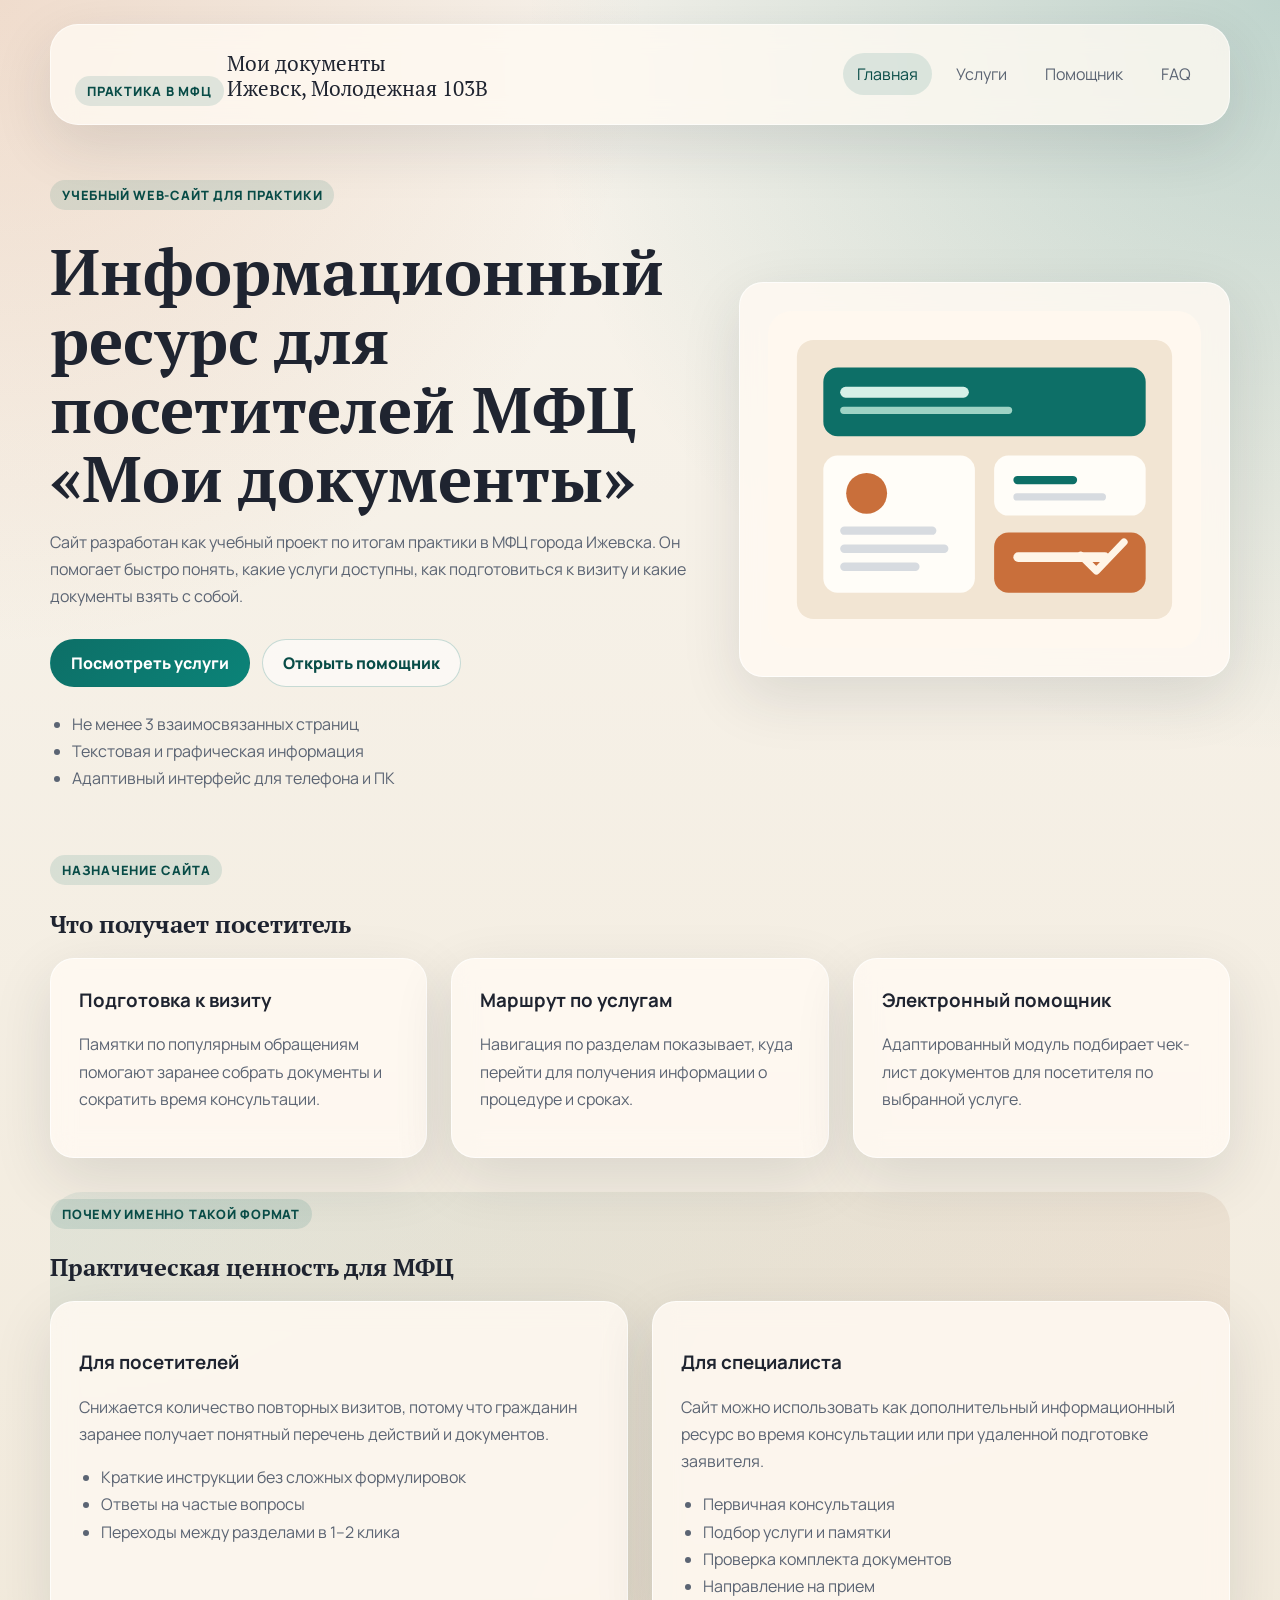
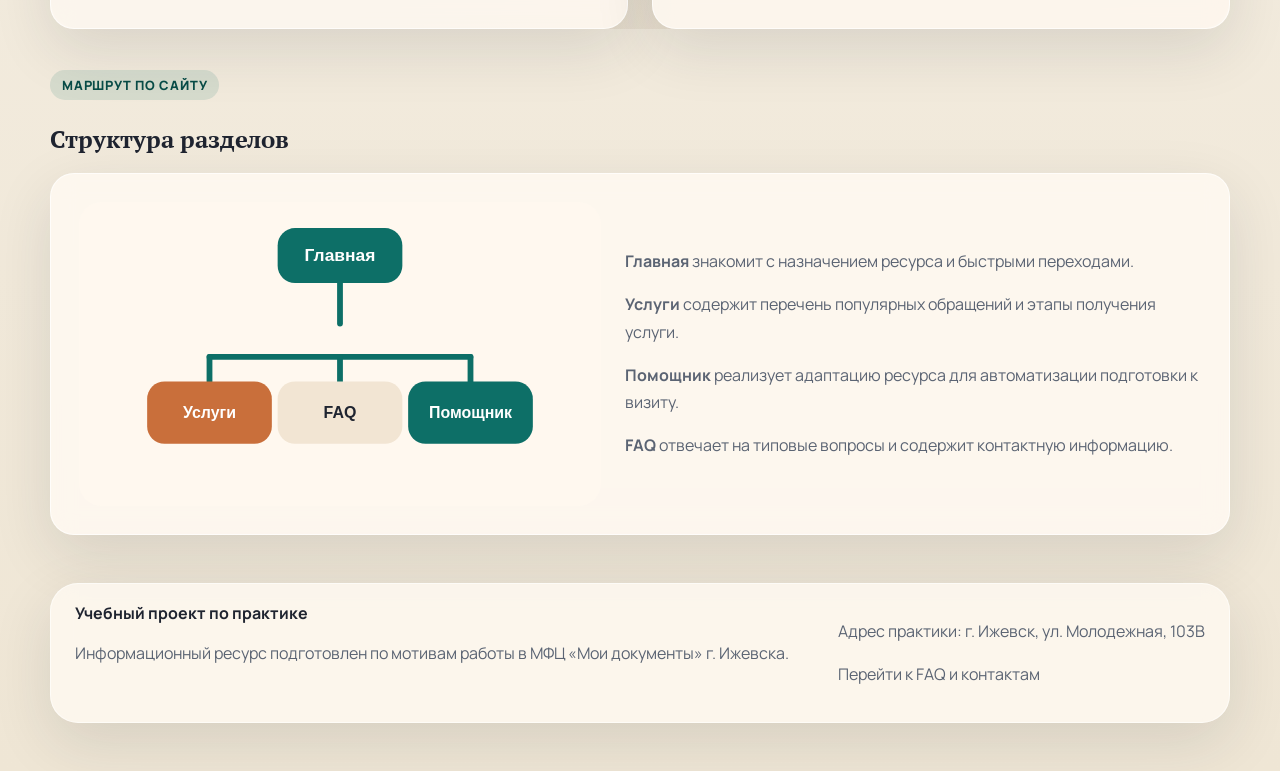
<file: index.html>
<!DOCTYPE html>
<html lang="ru">
<head>
  <meta charset="UTF-8">
  <meta name="viewport" content="width=device-width, initial-scale=1.0">
  <title>МФЦ Ижевск | Информационный ресурс практики</title>
  <meta name="description" content="Учебный информационный ресурс для посетителей МФЦ «Мои документы» в городе Ижевске, ул. Молодежная, 103В.">
  <link rel="preconnect" href="https://fonts.googleapis.com">
  <link rel="preconnect" href="https://fonts.gstatic.com" crossorigin>
  <link href="https://fonts.googleapis.com/css2?family=Manrope:wght@400;500;700;800&family=PT+Serif:wght@700&display=swap" rel="stylesheet">
  <link rel="stylesheet" href="styles.css">
</head>
<body>
  <div class="page-shell">
    <header class="site-header">
      <div class="brand">
        <span class="brand__badge">Практика в МФЦ</span>
        <a class="brand__title" href="index.html">Мои документы<br>Ижевск, Молодежная 103В</a>
      </div>
      <nav class="site-nav" aria-label="Основная навигация">
        <a class="site-nav__link site-nav__link--active" href="index.html">Главная</a>
        <a class="site-nav__link" href="services.html">Услуги</a>
        <a class="site-nav__link" href="assistant.html">Помощник</a>
        <a class="site-nav__link" href="faq.html">FAQ</a>
      </nav>
    </header>

    <main>
      <section class="hero">
        <div class="hero__content">
          <p class="eyebrow">Учебный web-сайт для практики</p>
          <h1>Информационный ресурс для посетителей МФЦ «Мои документы»</h1>
          <p class="hero__lead">
            Сайт разработан как учебный проект по итогам практики в МФЦ города Ижевска.
            Он помогает быстро понять, какие услуги доступны, как подготовиться к визиту
            и какие документы взять с собой.
          </p>
          <div class="hero__actions">
            <a class="button button--primary" href="services.html">Посмотреть услуги</a>
            <a class="button button--ghost" href="assistant.html">Открыть помощник</a>
          </div>
          <ul class="hero__facts">
            <li>Не менее 3 взаимосвязанных страниц</li>
            <li>Текстовая и графическая информация</li>
            <li>Адаптивный интерфейс для телефона и ПК</li>
          </ul>
        </div>
        <div class="hero__visual card">
          <img src="assets/office-dashboard.svg" alt="Иллюстрация информационного стенда МФЦ">
        </div>
      </section>

      <section class="section">
        <div class="section__header">
          <p class="eyebrow">Назначение сайта</p>
          <h2>Что получает посетитель</h2>
        </div>
        <div class="grid grid--three">
          <article class="card feature-card">
            <h3>Подготовка к визиту</h3>
            <p>Памятки по популярным обращениям помогают заранее собрать документы и сократить время консультации.</p>
          </article>
          <article class="card feature-card">
            <h3>Маршрут по услугам</h3>
            <p>Навигация по разделам показывает, куда перейти для получения информации о процедуре и сроках.</p>
          </article>
          <article class="card feature-card">
            <h3>Электронный помощник</h3>
            <p>Адаптированный модуль подбирает чек-лист документов для посетителя по выбранной услуге.</p>
          </article>
        </div>
      </section>

      <section class="section section--accent">
        <div class="section__header">
          <p class="eyebrow">Почему именно такой формат</p>
          <h2>Практическая ценность для МФЦ</h2>
        </div>
        <div class="split">
          <div class="card">
            <h3>Для посетителей</h3>
            <p>Снижается количество повторных визитов, потому что гражданин заранее получает понятный перечень действий и документов.</p>
            <ul class="check-list">
              <li>Краткие инструкции без сложных формулировок</li>
              <li>Ответы на частые вопросы</li>
              <li>Переходы между разделами в 1–2 клика</li>
            </ul>
          </div>
          <div class="card">
            <h3>Для специалиста</h3>
            <p>Сайт можно использовать как дополнительный информационный ресурс во время консультации или при удаленной подготовке заявителя.</p>
            <ul class="timeline">
              <li>Первичная консультация</li>
              <li>Подбор услуги и памятки</li>
              <li>Проверка комплекта документов</li>
              <li>Направление на прием</li>
            </ul>
          </div>
        </div>
      </section>

      <section class="section">
        <div class="section__header">
          <p class="eyebrow">Маршрут по сайту</p>
          <h2>Структура разделов</h2>
        </div>
        <div class="map-layout card">
          <img src="assets/site-map.svg" alt="Схема разделов сайта">
          <div class="map-layout__text">
            <p><strong>Главная</strong> знакомит с назначением ресурса и быстрыми переходами.</p>
            <p><strong>Услуги</strong> содержит перечень популярных обращений и этапы получения услуги.</p>
            <p><strong>Помощник</strong> реализует адаптацию ресурса для автоматизации подготовки к визиту.</p>
            <p><strong>FAQ</strong> отвечает на типовые вопросы и содержит контактную информацию.</p>
          </div>
        </div>
      </section>
    </main>

    <footer class="site-footer">
      <div>
        <strong>Учебный проект по практике</strong>
        <p>Информационный ресурс подготовлен по мотивам работы в МФЦ «Мои документы» г. Ижевска.</p>
      </div>
      <div>
        <p>Адрес практики: г. Ижевск, ул. Молодежная, 103В</p>
        <p><a href="faq.html">Перейти к FAQ и контактам</a></p>
      </div>
    </footer>
  </div>
</body>
</html>
</file>
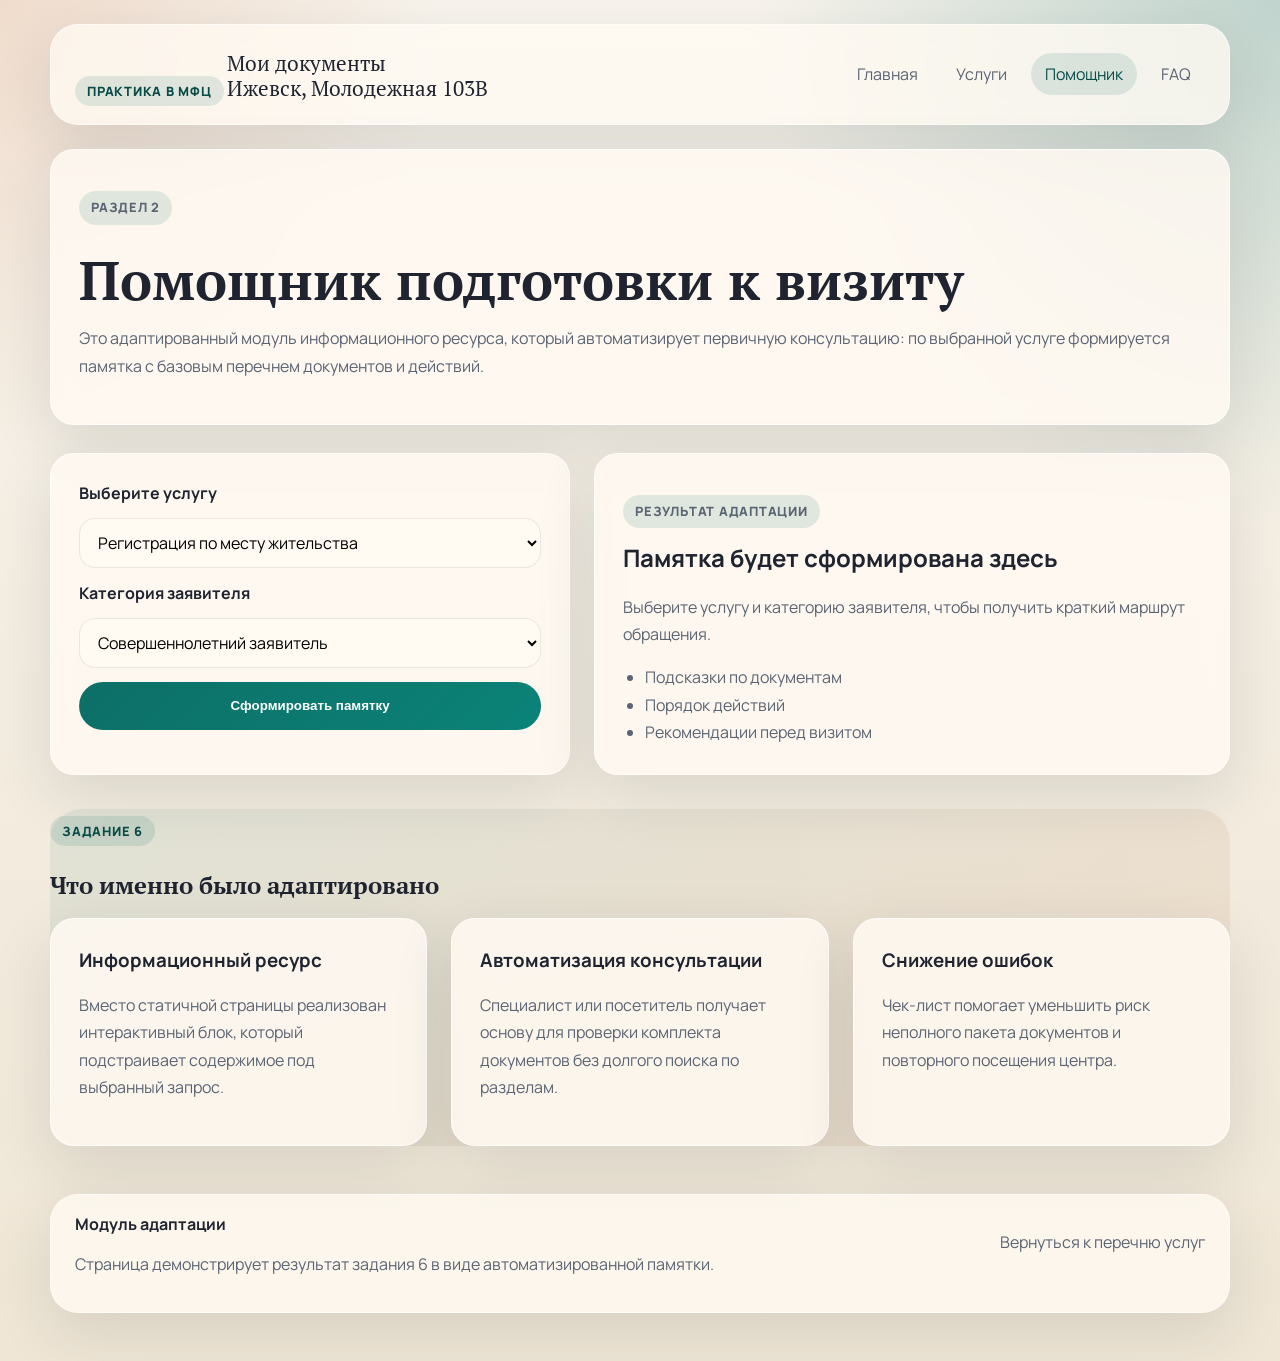
<file: assistant.html>
<!DOCTYPE html>
<html lang="ru">
<head>
  <meta charset="UTF-8">
  <meta name="viewport" content="width=device-width, initial-scale=1.0">
  <title>Помощник посетителя | Адаптация ресурса</title>
  <meta name="description" content="Адаптированный модуль подбора документов для подготовки к визиту в МФЦ.">
  <link rel="preconnect" href="https://fonts.googleapis.com">
  <link rel="preconnect" href="https://fonts.gstatic.com" crossorigin>
  <link href="https://fonts.googleapis.com/css2?family=Manrope:wght@400;500;700;800&family=PT+Serif:wght@700&display=swap" rel="stylesheet">
  <link rel="stylesheet" href="styles.css">
</head>
<body>
  <div class="page-shell">
    <header class="site-header">
      <div class="brand">
        <span class="brand__badge">Практика в МФЦ</span>
        <a class="brand__title" href="index.html">Мои документы<br>Ижевск, Молодежная 103В</a>
      </div>
      <nav class="site-nav" aria-label="Основная навигация">
        <a class="site-nav__link" href="index.html">Главная</a>
        <a class="site-nav__link" href="services.html">Услуги</a>
        <a class="site-nav__link site-nav__link--active" href="assistant.html">Помощник</a>
        <a class="site-nav__link" href="faq.html">FAQ</a>
      </nav>
    </header>

    <main>
      <section class="page-intro">
        <p class="eyebrow">Раздел 2</p>
        <h1>Помощник подготовки к визиту</h1>
        <p>Это адаптированный модуль информационного ресурса, который автоматизирует первичную консультацию: по выбранной услуге формируется памятка с базовым перечнем документов и действий.</p>
      </section>

      <section class="section">
        <div class="split split--wide">
          <div class="card">
            <form class="helper-form" id="helper-form">
              <label for="service">Выберите услугу</label>
              <select id="service" name="service">
                <option value="registration">Регистрация по месту жительства</option>
                <option value="passport">Замена или выдача паспорта</option>
                <option value="estate">Услуги Росреестра</option>
                <option value="social">Социальные услуги и справки</option>
              </select>

              <label for="visitor">Категория заявителя</label>
              <select id="visitor" name="visitor">
                <option value="adult">Совершеннолетний заявитель</option>
                <option value="family">Семья с детьми</option>
                <option value="proxy">Представитель по доверенности</option>
              </select>

              <button class="button button--primary" type="submit">Сформировать памятку</button>
            </form>
          </div>

          <article class="card result-card" id="result-card" aria-live="polite">
            <p class="eyebrow">Результат адаптации</p>
            <h2 id="result-title">Памятка будет сформирована здесь</h2>
            <p id="result-summary">Выберите услугу и категорию заявителя, чтобы получить краткий маршрут обращения.</p>
            <ul class="check-list" id="result-list">
              <li>Подсказки по документам</li>
              <li>Порядок действий</li>
              <li>Рекомендации перед визитом</li>
            </ul>
          </article>
        </div>
      </section>

      <section class="section section--accent">
        <div class="section__header">
          <p class="eyebrow">Задание 6</p>
          <h2>Что именно было адаптировано</h2>
        </div>
        <div class="grid grid--three">
          <article class="card feature-card">
            <h3>Информационный ресурс</h3>
            <p>Вместо статичной страницы реализован интерактивный блок, который подстраивает содержимое под выбранный запрос.</p>
          </article>
          <article class="card feature-card">
            <h3>Автоматизация консультации</h3>
            <p>Специалист или посетитель получает основу для проверки комплекта документов без долгого поиска по разделам.</p>
          </article>
          <article class="card feature-card">
            <h3>Снижение ошибок</h3>
            <p>Чек-лист помогает уменьшить риск неполного пакета документов и повторного посещения центра.</p>
          </article>
        </div>
      </section>
    </main>

    <footer class="site-footer">
      <div>
        <strong>Модуль адаптации</strong>
        <p>Страница демонстрирует результат задания 6 в виде автоматизированной памятки.</p>
      </div>
      <div>
        <p><a href="services.html">Вернуться к перечню услуг</a></p>
      </div>
    </footer>
  </div>
  <script src="script.js"></script>
</body>
</html>
</file>
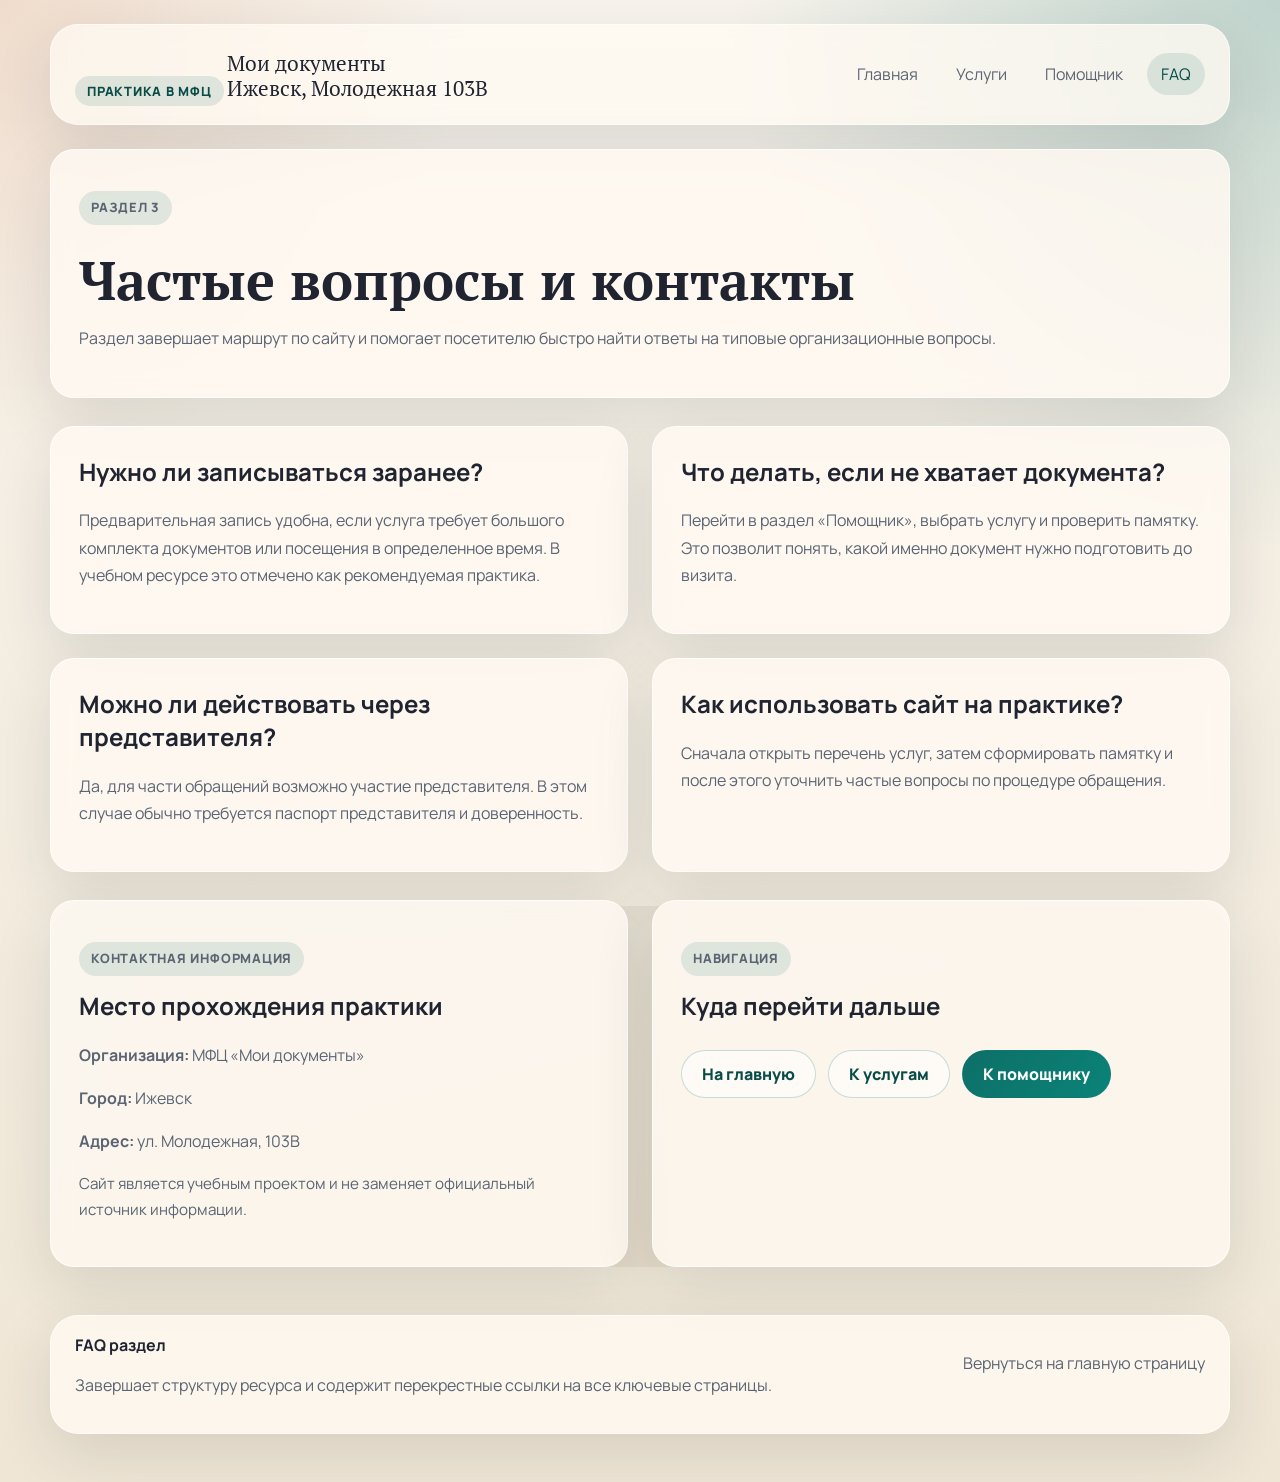
<file: faq.html>
<!DOCTYPE html>
<html lang="ru">
<head>
  <meta charset="UTF-8">
  <meta name="viewport" content="width=device-width, initial-scale=1.0">
  <title>FAQ и контакты | Информационный ресурс практики</title>
  <meta name="description" content="Частые вопросы, навигация и контакты по учебному ресурсу для МФЦ.">
  <link rel="preconnect" href="https://fonts.googleapis.com">
  <link rel="preconnect" href="https://fonts.gstatic.com" crossorigin>
  <link href="https://fonts.googleapis.com/css2?family=Manrope:wght@400;500;700;800&family=PT+Serif:wght@700&display=swap" rel="stylesheet">
  <link rel="stylesheet" href="styles.css">
</head>
<body>
  <div class="page-shell">
    <header class="site-header">
      <div class="brand">
        <span class="brand__badge">Практика в МФЦ</span>
        <a class="brand__title" href="index.html">Мои документы<br>Ижевск, Молодежная 103В</a>
      </div>
      <nav class="site-nav" aria-label="Основная навигация">
        <a class="site-nav__link" href="index.html">Главная</a>
        <a class="site-nav__link" href="services.html">Услуги</a>
        <a class="site-nav__link" href="assistant.html">Помощник</a>
        <a class="site-nav__link site-nav__link--active" href="faq.html">FAQ</a>
      </nav>
    </header>

    <main>
      <section class="page-intro">
        <p class="eyebrow">Раздел 3</p>
        <h1>Частые вопросы и контакты</h1>
        <p>Раздел завершает маршрут по сайту и помогает посетителю быстро найти ответы на типовые организационные вопросы.</p>
      </section>

      <section class="section">
        <div class="grid grid--two">
          <article class="card faq-card">
            <h2>Нужно ли записываться заранее?</h2>
            <p>Предварительная запись удобна, если услуга требует большого комплекта документов или посещения в определенное время. В учебном ресурсе это отмечено как рекомендуемая практика.</p>
          </article>
          <article class="card faq-card">
            <h2>Что делать, если не хватает документа?</h2>
            <p>Перейти в раздел «Помощник», выбрать услугу и проверить памятку. Это позволит понять, какой именно документ нужно подготовить до визита.</p>
          </article>
          <article class="card faq-card">
            <h2>Можно ли действовать через представителя?</h2>
            <p>Да, для части обращений возможно участие представителя. В этом случае обычно требуется паспорт представителя и доверенность.</p>
          </article>
          <article class="card faq-card">
            <h2>Как использовать сайт на практике?</h2>
            <p>Сначала открыть перечень услуг, затем сформировать памятку и после этого уточнить частые вопросы по процедуре обращения.</p>
          </article>
        </div>
      </section>

      <section class="section section--accent">
        <div class="split">
          <article class="card contact-card">
            <p class="eyebrow">Контактная информация</p>
            <h2>Место прохождения практики</h2>
            <p><strong>Организация:</strong> МФЦ «Мои документы»</p>
            <p><strong>Город:</strong> Ижевск</p>
            <p><strong>Адрес:</strong> ул. Молодежная, 103В</p>
            <p class="note">Сайт является учебным проектом и не заменяет официальный источник информации.</p>
          </article>
          <article class="card contact-card">
            <p class="eyebrow">Навигация</p>
            <h2>Куда перейти дальше</h2>
            <div class="quick-links">
              <a class="button button--ghost" href="index.html">На главную</a>
              <a class="button button--ghost" href="services.html">К услугам</a>
              <a class="button button--primary" href="assistant.html">К помощнику</a>
            </div>
          </article>
        </div>
      </section>
    </main>

    <footer class="site-footer">
      <div>
        <strong>FAQ раздел</strong>
        <p>Завершает структуру ресурса и содержит перекрестные ссылки на все ключевые страницы.</p>
      </div>
      <div>
        <p><a href="index.html">Вернуться на главную страницу</a></p>
      </div>
    </footer>
  </div>
</body>
</html>
</file>
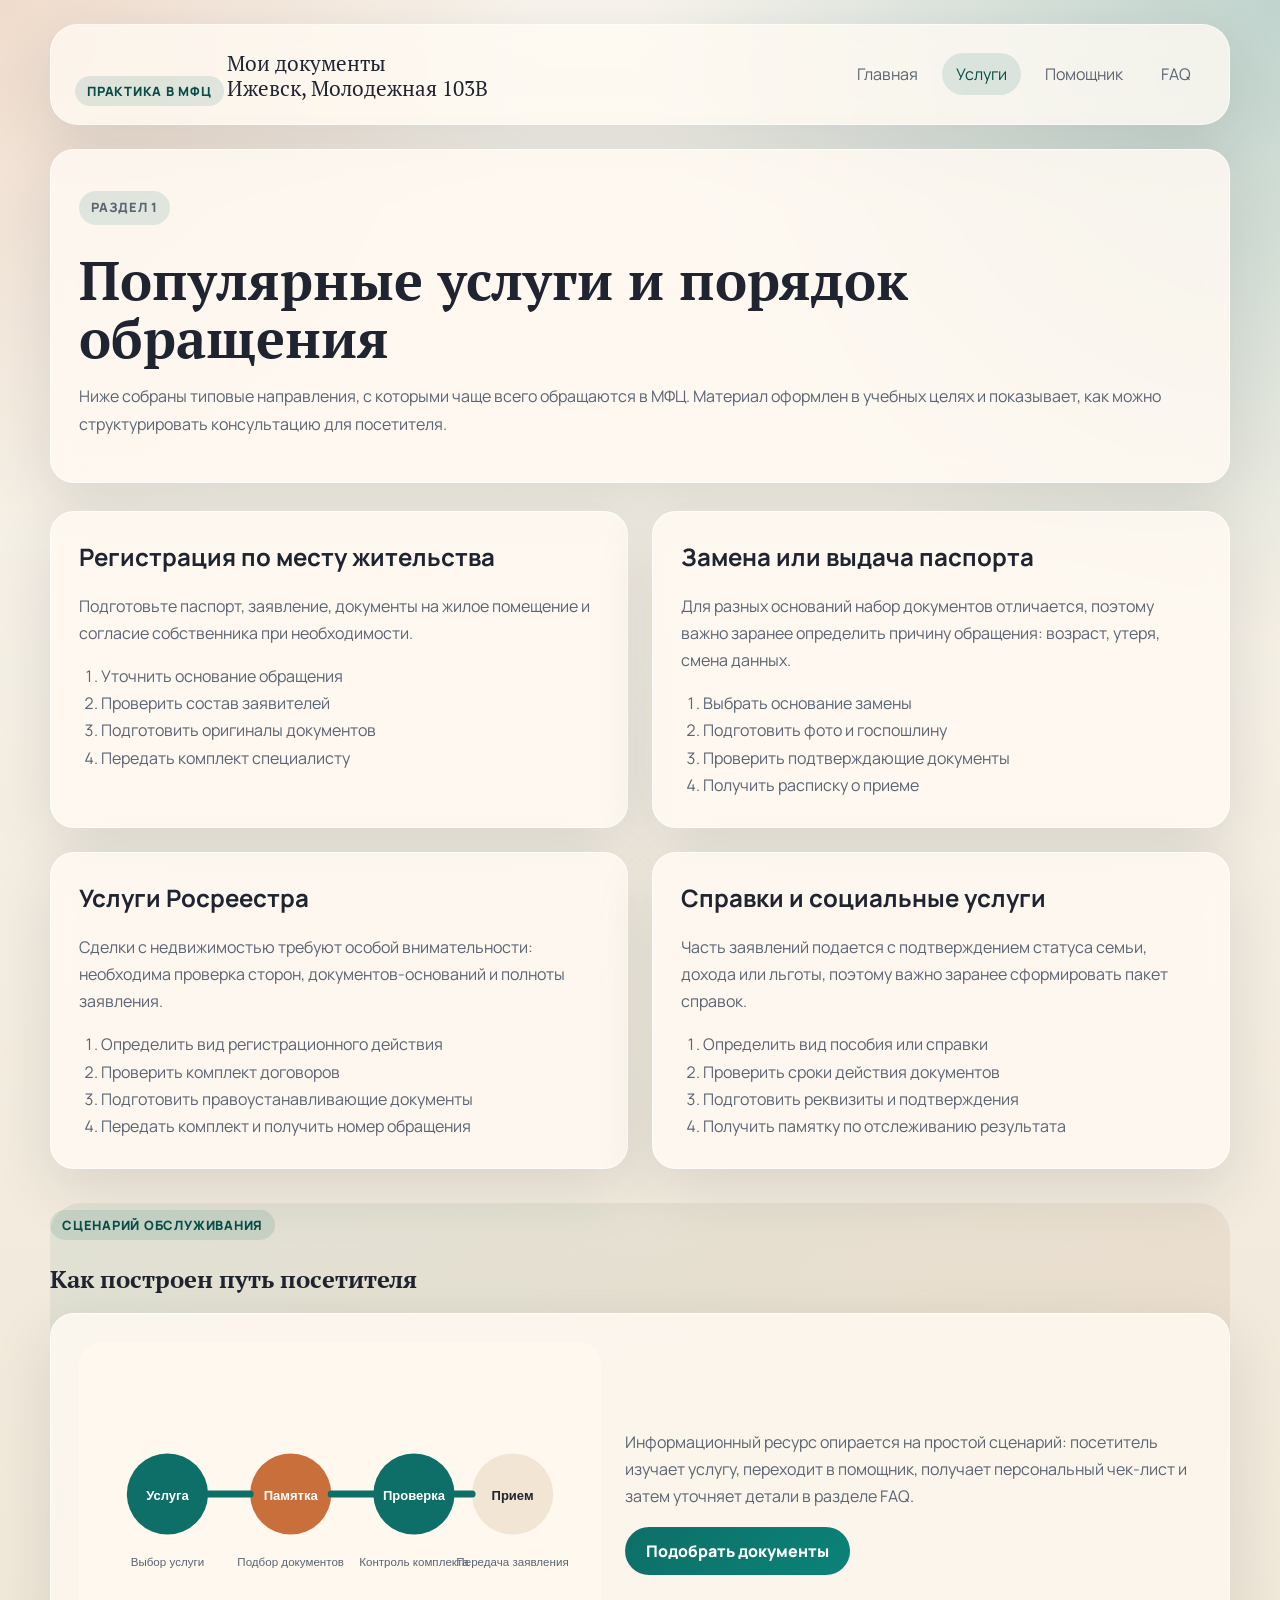
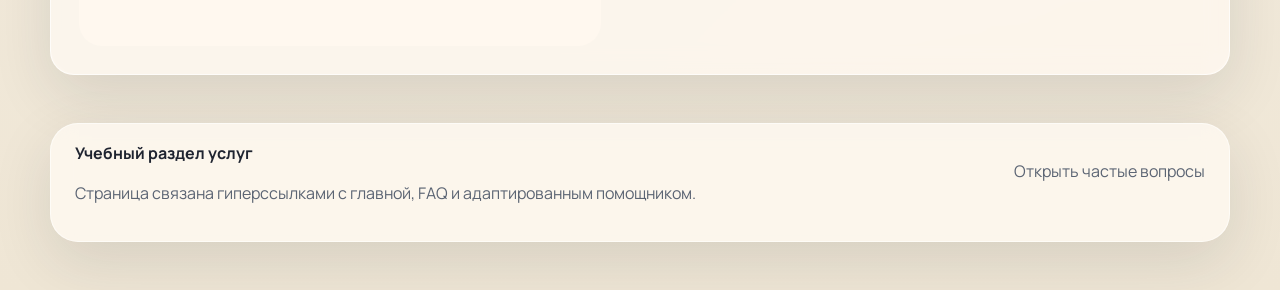
<file: services.html>
<!DOCTYPE html>
<html lang="ru">
<head>
  <meta charset="UTF-8">
  <meta name="viewport" content="width=device-width, initial-scale=1.0">
  <title>Услуги МФЦ | Информационный ресурс практики</title>
  <meta name="description" content="Популярные услуги МФЦ, этапы обращения и памятки для посетителей.">
  <link rel="preconnect" href="https://fonts.googleapis.com">
  <link rel="preconnect" href="https://fonts.gstatic.com" crossorigin>
  <link href="https://fonts.googleapis.com/css2?family=Manrope:wght@400;500;700;800&family=PT+Serif:wght@700&display=swap" rel="stylesheet">
  <link rel="stylesheet" href="styles.css">
</head>
<body>
  <div class="page-shell">
    <header class="site-header">
      <div class="brand">
        <span class="brand__badge">Практика в МФЦ</span>
        <a class="brand__title" href="index.html">Мои документы<br>Ижевск, Молодежная 103В</a>
      </div>
      <nav class="site-nav" aria-label="Основная навигация">
        <a class="site-nav__link" href="index.html">Главная</a>
        <a class="site-nav__link site-nav__link--active" href="services.html">Услуги</a>
        <a class="site-nav__link" href="assistant.html">Помощник</a>
        <a class="site-nav__link" href="faq.html">FAQ</a>
      </nav>
    </header>

    <main>
      <section class="page-intro">
        <p class="eyebrow">Раздел 1</p>
        <h1>Популярные услуги и порядок обращения</h1>
        <p>Ниже собраны типовые направления, с которыми чаще всего обращаются в МФЦ. Материал оформлен в учебных целях и показывает, как можно структурировать консультацию для посетителя.</p>
      </section>

      <section class="section">
        <div class="grid grid--two">
          <article class="card service-card">
            <h2>Регистрация по месту жительства</h2>
            <p>Подготовьте паспорт, заявление, документы на жилое помещение и согласие собственника при необходимости.</p>
            <ol class="ordered-list">
              <li>Уточнить основание обращения</li>
              <li>Проверить состав заявителей</li>
              <li>Подготовить оригиналы документов</li>
              <li>Передать комплект специалисту</li>
            </ol>
          </article>
          <article class="card service-card">
            <h2>Замена или выдача паспорта</h2>
            <p>Для разных оснований набор документов отличается, поэтому важно заранее определить причину обращения: возраст, утеря, смена данных.</p>
            <ol class="ordered-list">
              <li>Выбрать основание замены</li>
              <li>Подготовить фото и госпошлину</li>
              <li>Проверить подтверждающие документы</li>
              <li>Получить расписку о приеме</li>
            </ol>
          </article>
          <article class="card service-card">
            <h2>Услуги Росреестра</h2>
            <p>Сделки с недвижимостью требуют особой внимательности: необходима проверка сторон, документов-оснований и полноты заявления.</p>
            <ol class="ordered-list">
              <li>Определить вид регистрационного действия</li>
              <li>Проверить комплект договоров</li>
              <li>Подготовить правоустанавливающие документы</li>
              <li>Передать комплект и получить номер обращения</li>
            </ol>
          </article>
          <article class="card service-card">
            <h2>Справки и социальные услуги</h2>
            <p>Часть заявлений подается с подтверждением статуса семьи, дохода или льготы, поэтому важно заранее сформировать пакет справок.</p>
            <ol class="ordered-list">
              <li>Определить вид пособия или справки</li>
              <li>Проверить сроки действия документов</li>
              <li>Подготовить реквизиты и подтверждения</li>
              <li>Получить памятку по отслеживанию результата</li>
            </ol>
          </article>
        </div>
      </section>

      <section class="section section--accent">
        <div class="section__header">
          <p class="eyebrow">Сценарий обслуживания</p>
          <h2>Как построен путь посетителя</h2>
        </div>
        <div class="process-card card">
          <img src="assets/process-flow.svg" alt="Схема обработки обращения в МФЦ">
          <div class="process-card__content">
            <p>Информационный ресурс опирается на простой сценарий: посетитель изучает услугу, переходит в помощник, получает персональный чек-лист и затем уточняет детали в разделе FAQ.</p>
            <a class="button button--primary" href="assistant.html">Подобрать документы</a>
          </div>
        </div>
      </section>
    </main>

    <footer class="site-footer">
      <div>
        <strong>Учебный раздел услуг</strong>
        <p>Страница связана гиперссылками с главной, FAQ и адаптированным помощником.</p>
      </div>
      <div>
        <p><a href="faq.html">Открыть частые вопросы</a></p>
      </div>
    </footer>
  </div>
</body>
</html>
</file>
<file: styles.css>
:root {
  --bg: #f5efe4;
  --surface: rgba(255, 250, 242, 0.84);
  --surface-strong: #fffaf2;
  --text: #1f2430;
  --muted: #5b6473;
  --primary: #0d6f67;
  --primary-dark: #084c47;
  --secondary: #c96f3b;
  --line: rgba(31, 36, 48, 0.09);
  --shadow: 0 20px 60px rgba(34, 40, 49, 0.12);
  --radius: 24px;
}

*,
*::before,
*::after {
  box-sizing: border-box;
}

html {
  scroll-behavior: smooth;
}

body {
  margin: 0;
  font-family: "Manrope", sans-serif;
  color: var(--text);
  background:
    radial-gradient(circle at top left, rgba(201, 111, 59, 0.18), transparent 24%),
    radial-gradient(circle at top right, rgba(13, 111, 103, 0.24), transparent 28%),
    linear-gradient(180deg, #f8f4ed 0%, #efe6d5 100%);
  min-height: 100vh;
}

img {
  display: block;
  max-width: 100%;
}

a {
  color: inherit;
  text-decoration: none;
}

.page-shell {
  width: min(1180px, calc(100% - 32px));
  margin: 0 auto;
  padding: 24px 0 48px;
}

.site-header,
.site-footer,
.card,
.page-intro {
  backdrop-filter: blur(12px);
}

.site-header,
.site-footer {
  display: flex;
  justify-content: space-between;
  align-items: center;
  gap: 24px;
  background: rgba(255, 250, 242, 0.78);
  border: 1px solid rgba(255, 255, 255, 0.55);
  border-radius: 28px;
  box-shadow: var(--shadow);
  padding: 18px 24px;
}

.site-footer {
  margin-top: 48px;
  align-items: flex-start;
}

.brand__badge,
.eyebrow {
  display: inline-flex;
  padding: 6px 12px;
  border-radius: 999px;
  font-size: 0.8rem;
  font-weight: 800;
  letter-spacing: 0.06em;
  text-transform: uppercase;
  background: rgba(13, 111, 103, 0.12);
  color: var(--primary-dark);
}

.brand__title {
  display: inline-block;
  margin-top: 8px;
  font-family: "PT Serif", serif;
  font-size: 1.3rem;
  line-height: 1.2;
}

.site-nav {
  display: flex;
  flex-wrap: wrap;
  justify-content: flex-end;
  gap: 10px;
}

.site-nav__link {
  padding: 10px 14px;
  border-radius: 999px;
  color: var(--muted);
  transition: 0.25s ease;
}

.site-nav__link:hover,
.site-nav__link:focus-visible,
.site-nav__link--active {
  background: rgba(13, 111, 103, 0.12);
  color: var(--primary-dark);
}

.hero,
.split,
.grid,
.process-card,
.map-layout {
  display: grid;
  gap: 24px;
}

.hero {
  grid-template-columns: 1.15fr 0.85fr;
  align-items: center;
  padding: 42px 0 22px;
}

.hero__content h1,
.page-intro h1,
.section__header h2 {
  margin: 14px 0 14px;
  font-family: "PT Serif", serif;
  line-height: 1.08;
}

.hero__content h1 {
  font-size: clamp(2.2rem, 5vw, 4.4rem);
}

.hero__lead,
.page-intro p,
.card p,
.site-footer p,
li {
  color: var(--muted);
  line-height: 1.7;
}

.hero__actions,
.quick-links {
  display: flex;
  flex-wrap: wrap;
  gap: 12px;
  margin: 28px 0 24px;
}

.hero__facts,
.check-list,
.timeline,
.ordered-list {
  margin: 0;
  padding-left: 22px;
}

.button {
  display: inline-flex;
  align-items: center;
  justify-content: center;
  min-height: 48px;
  padding: 0 20px;
  border-radius: 999px;
  font-weight: 800;
  border: 1px solid transparent;
  transition: transform 0.2s ease, background 0.2s ease, color 0.2s ease;
}

.button:hover,
.button:focus-visible {
  transform: translateY(-1px);
}

.button--primary {
  background: linear-gradient(135deg, var(--primary) 0%, #0b8378 100%);
  color: #fff;
}

.button--ghost {
  border-color: rgba(13, 111, 103, 0.22);
  background: rgba(255, 255, 255, 0.55);
  color: var(--primary-dark);
}

.card,
.page-intro {
  background: var(--surface);
  border: 1px solid rgba(255, 255, 255, 0.65);
  border-radius: var(--radius);
  box-shadow: var(--shadow);
  padding: 28px;
}

.feature-card h3,
.service-card h2,
.faq-card h2,
.contact-card h2,
.result-card h2 {
  margin-top: 0;
}

.section {
  padding-top: 28px;
}

.section__header {
  margin-bottom: 20px;
}

.section--accent {
  position: relative;
}

.section--accent::before {
  content: "";
  position: absolute;
  inset: 34px 0 0;
  background: linear-gradient(135deg, rgba(13, 111, 103, 0.08), rgba(201, 111, 59, 0.1));
  border-radius: 32px;
  z-index: -1;
}

.grid--three {
  grid-template-columns: repeat(3, minmax(0, 1fr));
}

.grid--two,
.split {
  grid-template-columns: repeat(2, minmax(0, 1fr));
}

.split--wide {
  grid-template-columns: 0.9fr 1.1fr;
}

.process-card,
.map-layout {
  grid-template-columns: 0.95fr 1.05fr;
  align-items: center;
}

.page-intro {
  margin-top: 24px;
}

.page-intro h1 {
  font-size: clamp(2rem, 4.2vw, 3.5rem);
}

.helper-form {
  display: grid;
  gap: 14px;
}

.helper-form label {
  font-weight: 700;
}

.helper-form select {
  min-height: 50px;
  border: 1px solid var(--line);
  border-radius: 16px;
  padding: 0 14px;
  font: inherit;
  background: var(--surface-strong);
}

.result-card {
  min-height: 100%;
}

.note {
  font-size: 0.95rem;
}

@media (max-width: 900px) {
  .hero,
  .grid--three,
  .grid--two,
  .split,
  .split--wide,
  .process-card,
  .map-layout {
    grid-template-columns: 1fr;
  }

  .site-header,
  .site-footer {
    flex-direction: column;
    align-items: flex-start;
  }

  .site-nav {
    justify-content: flex-start;
  }
}

@media (max-width: 600px) {
  .page-shell {
    width: min(100% - 20px, 1180px);
    padding-top: 16px;
  }

  .site-header,
  .site-footer,
  .card,
  .page-intro {
    padding: 20px;
    border-radius: 22px;
  }

  .hero {
    padding-top: 28px;
  }

  .hero__actions,
  .quick-links {
    flex-direction: column;
  }

  .button {
    width: 100%;
  }
}
</file>
